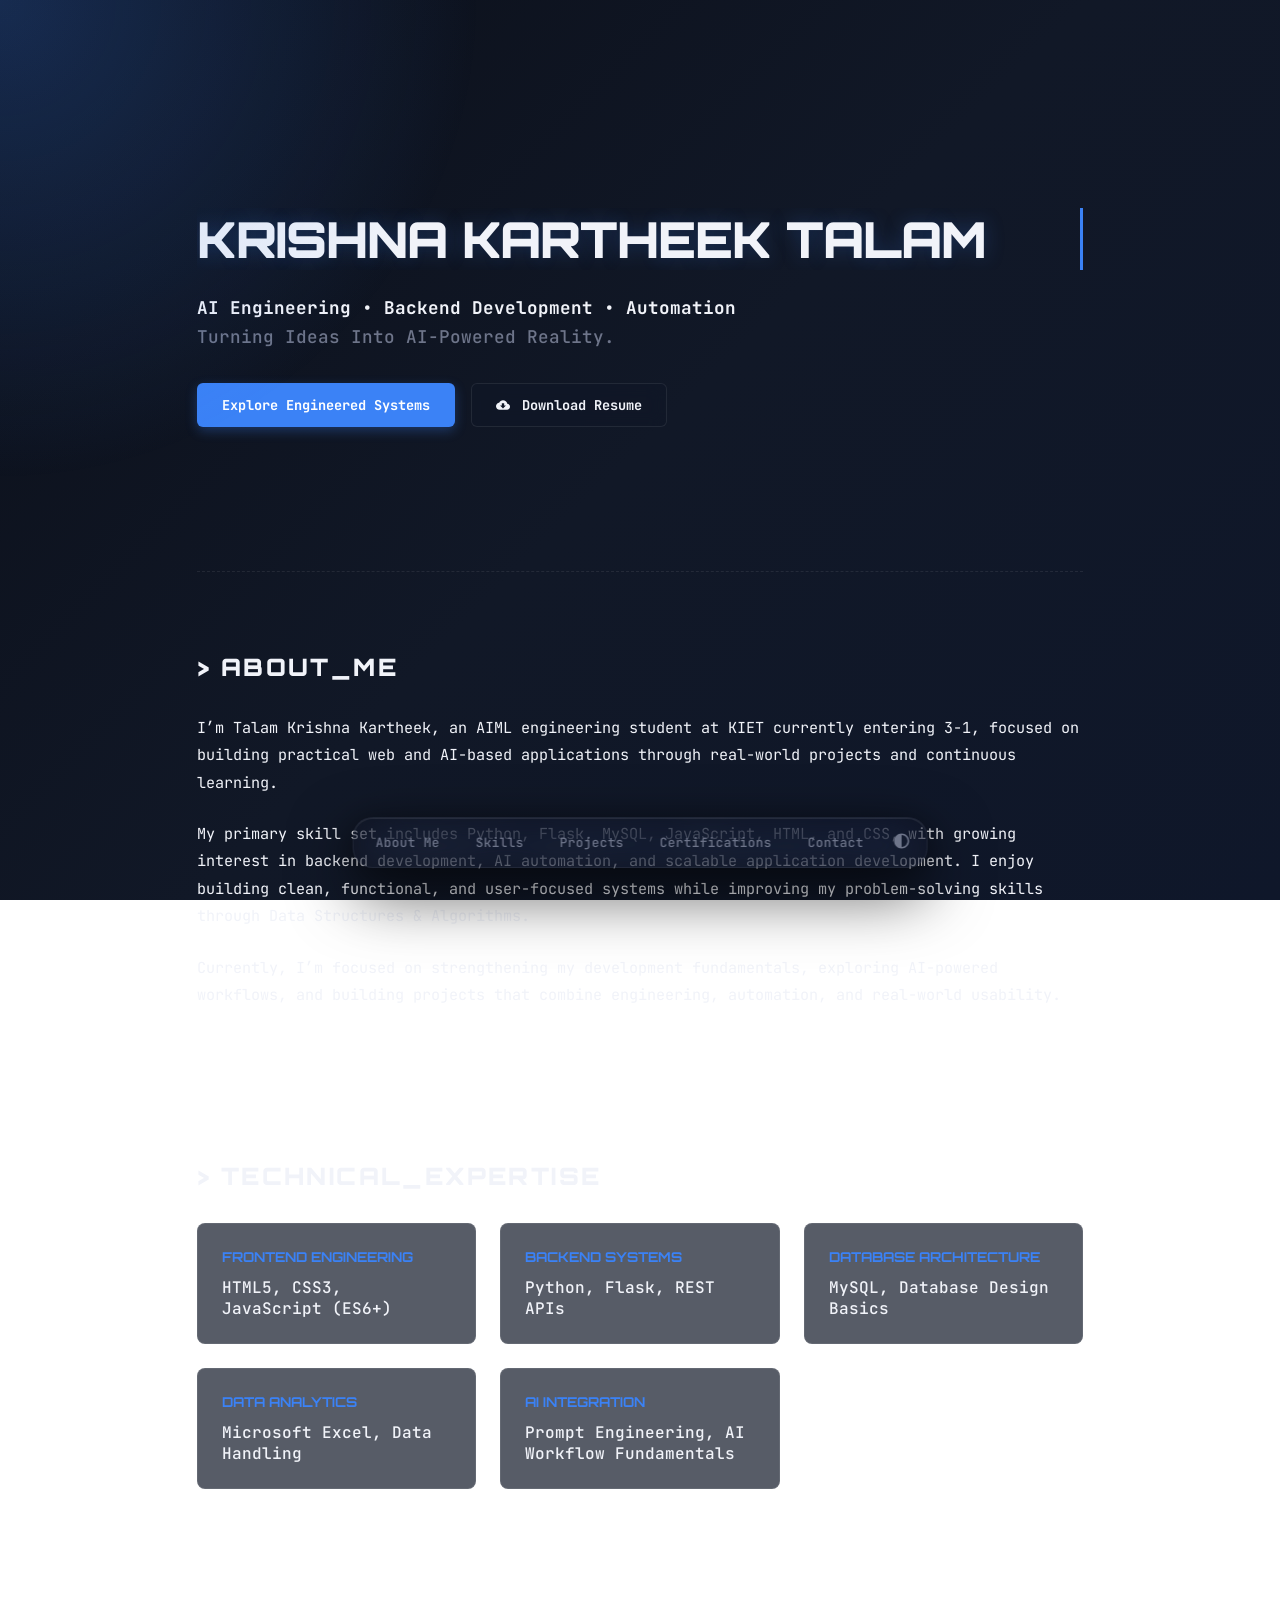
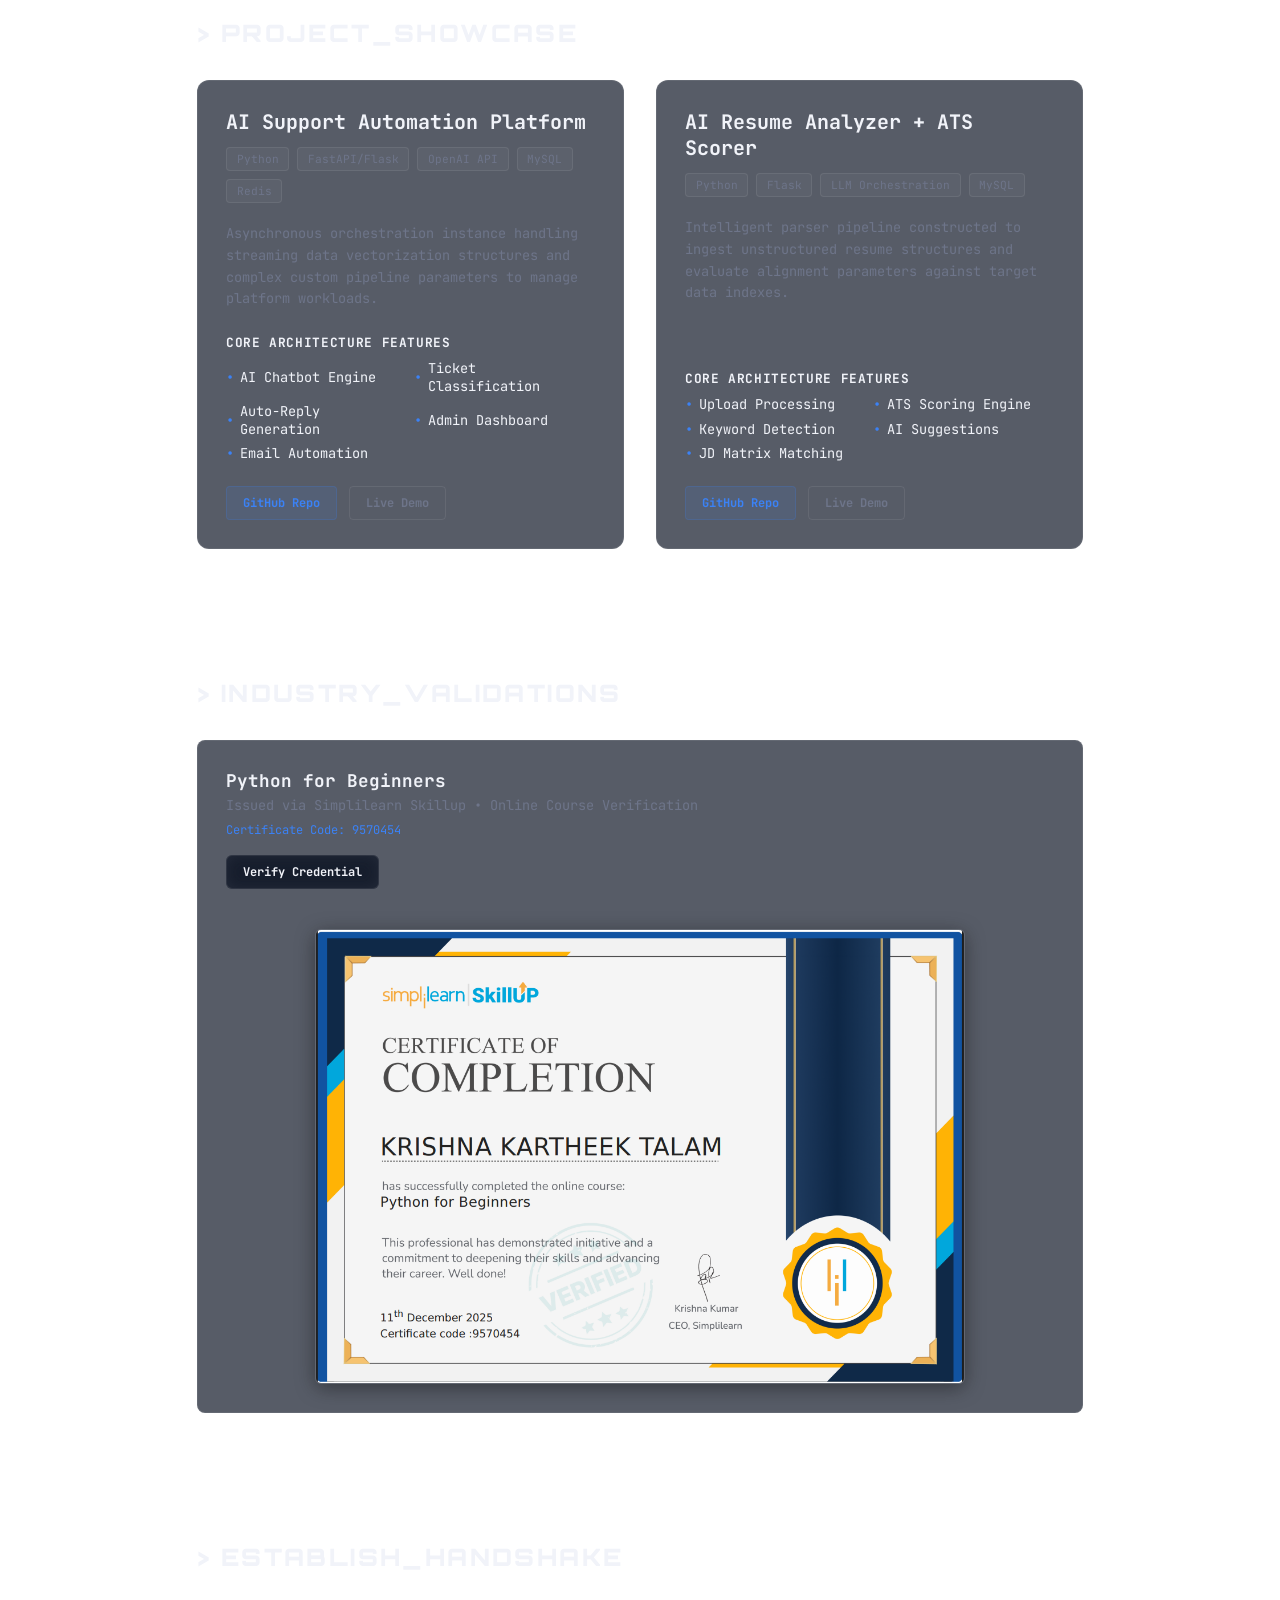
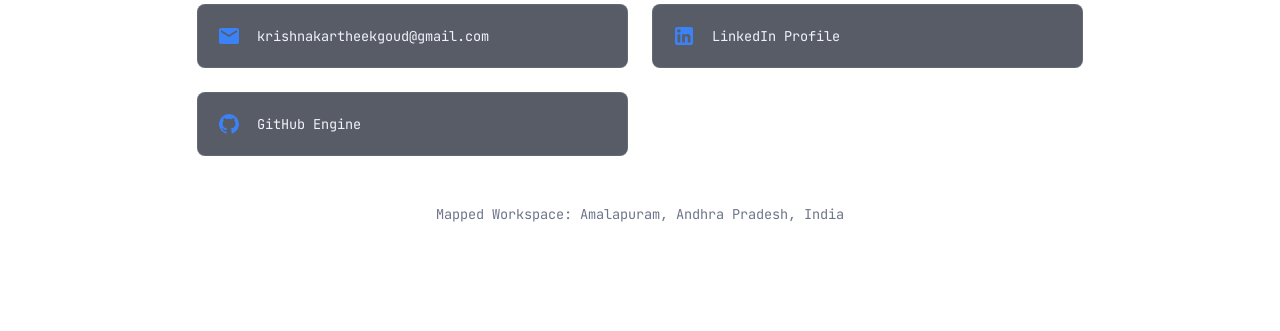
<file: portifolio.html>
<!DOCTYPE html>
<html lang="en">
<head>
    <meta charset="UTF-8">
    <meta name="viewport" content="width=device-width, initial-scale=1.0">
    <title>KRISHNA KARTHEEK TALAM | AI Engineer Portfolio</title>
    <link rel="icon" type="image/svg+xml" href="data:image/svg+xml,<svg xmlns='http://www.w3.org/2000/svg' viewBox='0 0 24 24' fill='%233b82f6'><path d='M12 2L2 22h20L12 2zm0 3.99L19.53 19H4.47L12 5.99z'/></svg>">
    <link rel="preconnect" href="https://fonts.googleapis.com">
    <link rel="preconnect" href="https://fonts.gstatic.com" crossorigin>
    <link href="https://fonts.googleapis.com/css2?family=JetBrains+Mono:wght@400;500;700&family=Orbitron:wght@700;900&display=swap" rel="stylesheet">
    <style>
        :root {
            --bg: #0B0F19;
            --surface: rgba(17, 24, 39, 0.7);
            --border: rgba(255, 255, 255, 0.08);
            --text: #f1f3f9;
            --muted: #6e758a;
            --accent: #3b82f6;
            --glow: rgba(59, 130, 246, 0.25);
        }
        [data-theme="light"] {
            --bg: #f4f6f9;
            --surface: rgba(255, 255, 255, 0.7);
            --border: rgba(0, 0, 0, 0.08);
            --text: #0f172a;
            --muted: #64748b;
            --accent: #2563eb;
            --glow: rgba(37, 99, 235, 0.15);
        }
        * { box-sizing: border-box; margin: 0; padding: 0; }
        html { scroll-behavior: smooth; }
        body {
            font-family: 'JetBrains Mono', monospace;
            background: #0B0F19;
            background: linear-gradient(135deg, #0B0F19, #111827, #0F172A);
            background-attachment: fixed;
            color: var(--text);
            padding: 2rem;
            max-width: 950px;
            margin: 0 auto;
            transition: background 0.3s, color 0.3s;
            overflow-x: hidden;
        }
        [data-theme="light"] body {
            background: linear-gradient(135deg, #f4f6f9, #e2e8f0, #cbd5e1);
        }

        #spotlight {
            position: fixed;
            top: 0; left: 0;
            width: 100vw; height: 100vh;
            pointer-events: none;
            z-index: 9999;
            background: radial-gradient(600px circle at var(--x, 0px) var(--y, 0px), var(--glow), transparent 80%);
        }

        /* Scroll Animation Target */
        section { 
            padding: 5rem 0 3rem 0; 
            border-bottom: 1px dashed var(--border); 
            opacity: 0;
            transform: translateY(30px);
            transition: opacity 0.8s cubic-bezier(0.25, 1, 0.5, 1), transform 0.8s cubic-bezier(0.25, 1, 0.5, 1);
        }
        section.visible {
            opacity: 1;
            transform: translateY(0);
        }

        .section-title {
            font-family: 'Orbitron', sans-serif;
            font-size: 1.5rem; font-weight: 900; margin-bottom: 2rem; color: var(--text);
            text-transform: uppercase; letter-spacing: 0.1em; display: flex; align-items: center; gap: 0.5rem;
        }
        
        #hero { 
            display: flex; 
            flex-direction: column; 
            justify-content: center; 
            min-height: 60vh;
            opacity: 1 !important;
            transform: none !important;
        }

        /* Recruiter Trick: Terminal Typing Animation */
        .typing-container {
            display: inline-block;
            border-right: 3px solid var(--accent);
            white-space: nowrap;
            overflow: hidden;
            width: 0;
            animation: typing 2s steps(22, end) forwards, blink 0.75s step-end infinite;
            margin-bottom: 1.5rem;
        }
        h1 {
            font-family: 'Orbitron', sans-serif;
            font-size: 3.1rem; font-weight: 900; text-transform: uppercase; letter-spacing: -0.02em;
            color: var(--text); text-shadow: 0 0 20px var(--glow);
        }
        @media(max-width: 600px) { 
            h1 { font-size: 1.8rem; } 
            .typing-container { white-space: normal; width: auto; border: none; animation: none; }
        }
        
        .tagline { font-size: 1.1rem; line-height: 1.6; color: var(--muted); font-weight: 500; margin-bottom: 2rem; }
        .tagline span { color: var(--text); font-weight: 700; }

        /* Actions Bar Button Hover Rigging */
        .action-bar { display: flex; flex-wrap: wrap; gap: 1rem; }
        .btn {
            font-family: 'JetBrains Mono', monospace;
            display: inline-flex; align-items: center; gap: 0.5rem;
            padding: 0.75rem 1.5rem; border-radius: 6px; font-size: 0.85rem; font-weight: 700;
            text-decoration: none; cursor: pointer; transition: all 0.3s cubic-bezier(0.25, 0.8, 0.25, 1);
        }
        .btn-primary {
            background: var(--accent); color: #fff; border: 1px solid transparent;
            box-shadow: 0 4px 12px rgba(59, 130, 246, 0.3);
        }
        .btn-primary:hover {
            transform: translateY(-4px);
            background: #2563eb;
            box-shadow: 0 6px 20px rgba(59, 130, 246, 0.5);
        }
        
        /* Attention-grabber Call to Action for Resume Link */
        .btn-secondary {
            background: var(--surface); color: var(--text); border: 1px solid var(--border);
            backdrop-filter: blur(8px); -webkit-backdrop-filter: blur(8px);
            animation: pulse-border 2.5s infinite;
        }
        .btn-secondary:hover {
            transform: translateY(-4px);
            border-color: var(--accent);
            background: rgba(255, 255, 255, 0.05);
            box-shadow: 0 0 15px var(--glow);
            animation: none;
        }
        [data-theme="light"] .btn-secondary:hover { background: rgba(0, 0, 0, 0.02); }

        .about-content p { font-size: 0.95rem; line-height: 1.8; margin-bottom: 1.5rem; color: var(--text); }
        
        .skills-grid { display: grid; grid-template-columns: repeat(auto-fit, minmax(240px, 1fr)); gap: 1.5rem; }
        .skill-card { 
            background: var(--surface); 
            backdrop-filter: blur(12px); -webkit-backdrop-filter: blur(12px);
            border: 1px solid var(--border); padding: 1.5rem; border-radius: 8px; 
            transition: all 0.3s cubic-bezier(0.25, 0.8, 0.25, 1);
        }
        .skill-card:hover { 
            transform: translateY(-5px); 
            border-color: var(--accent);
            box-shadow: 0 10px 25px var(--glow);
        }
        .skill-category { font-family: 'Orbitron', sans-serif; font-size: 0.85rem; color: var(--accent); font-weight: 700; text-transform: uppercase; margin-bottom: 0.75rem; }
        .skill-names { font-size: 1rem; color: var(--text); font-weight: 500; }

        .projects-grid { display: grid; grid-template-columns: repeat(auto-fit, minmax(400px, 1fr)); gap: 2rem; }
        @media(max-width: 500px) { .projects-grid { grid-template-columns: 1fr; } }
        .project-card { 
            background: var(--surface); 
            backdrop-filter: blur(12px); -webkit-backdrop-filter: blur(12px);
            border: 1px solid var(--border); border-radius: 12px; overflow: hidden; display: flex; flex-direction: column; 
            transition: all 0.3s cubic-bezier(0.25, 0.8, 0.25, 1);
        }
        .project-card:hover { 
            transform: translateY(-6px); 
            border-color: var(--accent);
            box-shadow: 0 12px 30px var(--glow);
        }
        .project-info { padding: 1.75rem; flex-grow: 1; display: flex; flex-direction: column; }
        .project-header { display: flex; justify-content: space-between; align-items: flex-start; margin-bottom: 0.75rem; }
        .project-title { font-size: 1.25rem; font-weight: 700; color: var(--text); }
        .project-desc { font-size: 0.85rem; color: var(--muted); line-height: 1.6; margin-bottom: 1.5rem; flex-grow: 1; }
        
        .project-features { margin-bottom: 1.5rem; }
        .project-features-title { font-size: 0.8rem; font-weight: 700; text-transform: uppercase; color: var(--text); margin-bottom: 0.5rem; letter-spacing: 0.05em; }
        .project-features-list { list-style: none; font-size: 0.85rem; color: var(--text); display: grid; grid-template-columns: 1fr 1fr; gap: 0.4rem; }
        .project-features-list li { display: flex; align-items: center; gap: 0.4rem; }
        .project-features-list li::before { content: "•"; color: var(--accent); font-weight: bold; }

        .project-links { display: flex; gap: 0.75rem; margin-top: auto; }
        .project-btn { padding: 0.5rem 1rem; font-size: 0.75rem; border-radius: 4px; text-decoration: none; font-weight: 700; transition: all 0.2s ease; }
        .project-btn-primary { background: rgba(59, 130, 246, 0.1); color: var(--accent); border: 1px solid rgba(59, 130, 246, 0.2); }
        .project-btn-primary:hover { background: var(--accent); color: white; }
        .project-btn-secondary { background: transparent; color: var(--muted); border: 1px solid var(--border); }
        .project-btn-secondary:hover { color: var(--text); border-color: var(--muted); }

        .projects-tags { display: flex; flex-wrap: wrap; gap: 0.5rem; margin-bottom: 1.25rem; }
        .project-tag { background: rgba(255, 255, 255, 0.03); border: 1px solid var(--border); color: var(--muted); font-size: 0.7rem; padding: 0.25rem 0.6rem; border-radius: 4px; }

        .validation-card {
            background: var(--surface); backdrop-filter: blur(12px); -webkit-backdrop-filter: blur(12px);
            border: 1px solid var(--border); padding: 1.75rem; border-radius: 8px; display: flex; flex-direction: column; gap: 1rem;
            transition: all 0.3s cubic-bezier(0.25, 0.8, 0.25, 1);
        }
        .validation-card:hover { 
            transform: translateY(-5px); 
            border-color: var(--accent);
            box-shadow: 0 10px 25px var(--glow);
        }
        .card-content h3 { font-size: 1.1rem; font-weight: 700; color: var(--text); margin-bottom: 0.25rem; }
        .card-content p { font-size: 0.85rem; color: var(--muted); margin-bottom: 0.25rem; }
        .cert-code { font-size: 0.75rem; color: var(--accent); font-family: 'JetBrains Mono', monospace; }
        .verify-btn { align-self: flex-start; }

        .cert-image-container {
            margin-top: 1.5rem;
            display: flex;
            justify-content: center;
            align-items: center;
            width: 100%;
        }
        .cert-image-container img {
            width: 100%;
            max-width: 650px;
            height: auto;
            border-radius: 6px;
            border: 1px solid var(--border);
            box-shadow: 0 4px 20px rgba(0, 0, 0, 0.4);
            transition: transform 0.4s cubic-bezier(0.16, 1, 0.3, 1), box-shadow 0.3s ease;
        }
        .cert-image-container img:hover {
            transform: scale(1.03);
            box-shadow: 0 10px 30px rgba(0, 0, 0, 0.7);
        }

        .contact-grid { display: grid; grid-template-columns: repeat(auto-fit, minmax(280px, 1fr)); gap: 1.5rem; }
        .contact-link {
            display: flex; align-items: center; gap: 1rem; 
            background: var(--surface); backdrop-filter: blur(12px); -webkit-backdrop-filter: blur(12px);
            border: 1px solid var(--border); padding: 1.2rem; border-radius: 8px; text-decoration: none; color: var(--text); font-size: 0.85rem; 
            transition: all 0.3s cubic-bezier(0.25, 0.8, 0.25, 1);
            min-width: 0; overflow: hidden; word-break: break-all;
        }
        .contact-link:hover { border-color: var(--accent); transform: translateY(-4px); box-shadow: 0 8px 20px var(--glow); }
        .contact-icon { width: 24px; height: 24px; fill: var(--accent); flex-shrink: 0; }
        .contact-link span { overflow: hidden; text-overflow: ellipsis; white-space: normal; }

        .dock-container { position: fixed; bottom: 2rem; left: 50%; transform: translateX(-50%); z-index: 10000; width: max-content; max-width: 95vw; }
        .dock {
            display: flex; align-items: center; gap: 0.25rem;
            background: rgba(10, 11, 16, 0.35);
            backdrop-filter: blur(24px) saturate(210%); -webkit-backdrop-filter: blur(24px) saturate(210%);
            border: 1px solid rgba(255, 255, 255, 0.06); padding: 0.4rem; border-radius: 20px;
            box-shadow: 0 4px 30px rgba(0, 0, 0, 0.3), inset 0 1px 1px rgba(255, 255, 255, 0.1), 0 24px 64px rgba(0, 0, 0, 0.7);
            overflow-x: auto;
        }
        [data-theme="light"] .dock {
            background: rgba(255, 255, 255, 0.4);
            border: 1px solid rgba(0, 0, 0, 0.05);
            box-shadow: 0 4px 30px rgba(0, 0, 0, 0.05), inset 0 1px 1px rgba(255, 255, 255, 0.6), 0 24px 64px rgba(0, 0, 0, 0.1);
        }
        .dock button, .dock a {
            font-family: 'JetBrains Mono', monospace; background: transparent; border: none;
            color: var(--muted); font-size: 0.8rem; font-weight: 500; padding: 0.6rem 1rem; border-radius: 14px;
            transition: all 0.2s cubic-bezier(0.4, 0, 0.2, 1); text-decoration: none; display: inline-block; white-space: nowrap;
        }
        .dock button:hover, .dock a:hover { color: var(--text); background: rgba(255, 255, 255, 0.05); }
        [data-theme="light"] .dock button:hover, [data-theme="light"] .dock a:hover { background: rgba(0, 0, 0, 0.03); }
        .dock .active-btn { color: var(--text) !important; background: rgba(255, 255, 255, 0.12); box-shadow: inset 0 1px 0 rgba(255, 255, 255, 0.1), 0 2px 8px rgba(0, 0, 0, 0.2); }
        [data-theme="light"] .dock .active-btn { background: rgba(0, 0, 0, 0.08); box-shadow: none; }
        .theme-toggle { display: flex; align-items: center; justify-content: center; width: 36px; height: 36px; padding: 0 !important; border-radius: 50% !important; flex-shrink: 0; }
        .theme-icon { width: 18px; height: 18px; fill: var(--muted); transition: fill 0.2s; }
        .theme-toggle:hover .theme-icon { fill: var(--text); }

        /* Animation Keyframe Pools */
        @keyframes typing {
            from { width: 0; }
            to { width: 100%; }
        }
        @keyframes blink {
            from, to { border-color: transparent; }
            50% { border-color: var(--accent); }
        }
        @keyframes pulse-border {
            0% { box-shadow: 0 0 0 0 rgba(59, 130, 246, 0.4); }
            70% { box-shadow: 0 0 0 10px rgba(59, 130, 246, 0); }
            100% { box-shadow: 0 0 0 0 rgba(59, 130, 246, 0); }
        }

        @media print {
            body { background: white !important; color: black !important; padding: 0; max-width: 100%; }
            section { padding: 2rem 0; opacity: 1 !important; transform: none !important; border-bottom: 1px solid #ccc; }
            .dock-container, #spotlight, .action-bar, .project-links, .theme-toggle, .project-btn { display: none !important; }
            .skill-card, .project-card, .validation-card, .contact-link { backdrop-filter: none !important; background: transparent !important; border: 1px solid #aaa !important; transform: none !important; }
            .section-title { color: black !important; }
            h1 { text-shadow: none !important; color: black !important; }
        }
    </style>
</head>
<body>

    <div id="spotlight"></div>

    <section id="hero">
        <div class="typing-container">
            <h1>KRISHNA KARTHEEK TALAM</h1>
        </div>
        <div class="tagline">
            <span>AI Engineering • Backend Development • Automation</span><br>
            Turning Ideas Into AI-Powered Reality.
        </div>
        <div class="action-bar">
            <a href="#projects" class="btn btn-primary">Explore Engineered Systems</a>
            <a href="TALAM_KRISHNA_KARTHEEK__Resume.pdf" download="TALAM_KRISHNA_KARTHEEK__Resume.pdf" class="btn btn-secondary" title="Download Resume Document">
                <svg width="14" height="14" viewBox="0 0 24 24" fill="currentColor" style="vertical-align:middle;margin-right:4px;"><path d="M19.35 10.04C18.67 6.59 15.64 4 12 4 9.11 4 6.6 5.64 5.35 8.04 2.34 8.36 0 10.91 0 14c0 3.31 2.69 6 6 6h13c2.76 0 5-2.24 5-5 0-2.64-2.05-4.78-4.65-4.96zM17 13l-5 5-5-5h3V9h4v4h3z"/></svg>
                Download Resume
            </a>
        </div>
    </section>

    <section id="about">
        <div class="section-title">> About_Me</div>
        <div class="about-content">
            <p>I’m Talam Krishna Kartheek, an AIML engineering student at KIET currently entering 3-1, focused on building practical web and AI-based applications through real-world projects and continuous learning.</p>
            <p>My primary skill set includes Python, Flask, MySQL, JavaScript, HTML, and CSS, with growing interest in backend development, AI automation, and scalable application development. I enjoy building clean, functional, and user-focused systems while improving my problem-solving skills through Data Structures & Algorithms.</p>
            <p>Currently, I’m focused on strengthening my development fundamentals, exploring AI-powered workflows, and building projects that combine engineering, automation, and real-world usability.</p>
        </div>
    </section>

    <section id="skills">
        <div class="section-title">> Technical_Expertise</div>
        <div class="skills-grid">
            <div class="skill-card">
                <div class="skill-category">Frontend Engineering</div>
                <div class="skill-names">HTML5, CSS3, JavaScript (ES6+)</div>
            </div>
            <div class="skill-card">
                <div class="skill-category">Backend Systems</div>
                <div class="skill-names">Python, Flask, REST APIs</div>
            </div>
            <div class="skill-card">
                <div class="skill-category">Database Architecture</div>
                <div class="skill-names">MySQL, Database Design Basics</div>
            </div>
            <div class="skill-card">
                <div class="skill-category">Data Analytics</div>
                <div class="skill-names">Microsoft Excel, Data Handling</div>
            </div>
            <div class="skill-card">
                <div class="skill-category">AI Integration</div>
                <div class="skill-names">Prompt Engineering, AI Workflow Fundamentals</div>
            </div>
        </div>
    </section>

    <section id="projects">
        <div class="section-title">> Project_Showcase</div>
        <div class="projects-grid">
            <div class="project-card">
                <div class="project-info">
                    <div class="project-header">
                        <div class="project-title">AI Support Automation Platform</div>
                    </div>
                    <div class="projects-tags">
                        <span class="project-tag">Python</span><span class="project-tag">FastAPI/Flask</span><span class="project-tag">OpenAI API</span><span class="project-tag">MySQL</span><span class="project-tag">Redis</span>
                    </div>
                    <div class="project-desc">Asynchronous orchestration instance handling streaming data vectorization structures and complex custom pipeline parameters to manage platform workloads.</div>
                    <div class="project-features">
                        <div class="project-features-title">Core Architecture Features</div>
                        <ul class="project-features-list">
                            <li>AI Chatbot Engine</li>
                            <li>Ticket Classification</li>
                            <li>Auto-Reply Generation</li>
                            <li>Admin Dashboard</li>
                            <li>Email Automation</li>
                        </ul>
                    </div>
                    <div class="project-links">
                        <a href="https://github.com/Krishna-kartheek" target="_blank" class="project-btn project-btn-primary">GitHub Repo</a>
                        <a href="#" class="project-btn project-btn-secondary">Live Demo</a>
                    </div>
                </div>
            </div>
            <div class="project-card">
                <div class="project-info">
                    <div class="project-header">
                        <div class="project-title">AI Resume Analyzer + ATS Scorer</div>
                    </div>
                    <div class="projects-tags">
                        <span class="project-tag">Python</span><span class="project-tag">Flask</span><span class="project-tag">LLM Orchestration</span><span class="project-tag">MySQL</span>
                    </div>
                    <div class="project-desc">Intelligent parser pipeline constructed to ingest unstructured resume structures and evaluate alignment parameters against target data indexes.</div>
                    <div class="project-features">
                        <div class="project-features-title">Core Architecture Features</div>
                        <ul class="project-features-list">
                            <li>Upload Processing</li>
                            <li>ATS Scoring Engine</li>
                            <li>Keyword Detection</li>
                            <li>AI Suggestions</li>
                            <li>JD Matrix Matching</li>
                        </ul>
                    </div>
                    <div class="project-links">
                        <a href="https://github.com/Krishna-kartheek" target="_blank" class="project-btn project-btn-primary">GitHub Repo</a>
                        <a href="#" class="project-btn project-btn-secondary">Live Demo</a>
                    </div>
                </div>
            </div>
        </div>
    </section>

    <section id="certifications">
        <div class="validation-section">
            <div class="section-title">> Industry_Validations</div>
            
            <div class="validation-card">
                <div class="card-content">
                    <h3>Python for Beginners</h3>
                    <p>Issued via Simplilearn Skillup • Online Course Verification</p>
                    <span class="cert-code">Certificate Code: 9570454</span>
                </div>
                <a href="https://www.simplilearn.com" target="_blank" class="btn btn-secondary verify-btn" style="padding: 0.5rem 1rem; font-size: 0.75rem;">Verify Credential</a>
                
                <div class="cert-image-container">
                    <img src="Screenshot 2026-05-24 030325.png" alt="Simplilearn Python for Beginners Certificate">
                </div>
            </div>
        </div>
    </section>

    <section id="contact">
        <div class="section-title">> Establish_Handshake</div>
        <div class="contact-grid">
            <a href="https://mail.google.com/mail/?view=cm&fs=1&to=krishnakartheekgoud@gmail.com" target="_blank" class="contact-link" title="Compose Gmail Direct">
                <svg class="contact-icon" viewBox="0 0 24 24">
                    <path d="M20 4H4c-1.1 0-1.99.9-1.99 2L2 18c0 1.1.9 2 2 2h16c1.1 0 2-.9 2-2V6c0-1.1-.9-2-2-2zm0 4l-8 5-8-5V6l8 5 8-5v2z"/>
                </svg>
                <span>krishnakartheekgoud@gmail.com</span>
            </a>
            <a href="https://www.linkedin.com/in/krishna-kartheek-talam" target="_blank" class="contact-link">
                <svg class="contact-icon" viewBox="0 0 24 24"><path d="M19 3a2 2 0 0 1 2 2v14a2 2 0 0 1-2 2H5a2 2 0 0 1-2-2V5a2 2 0 0 1 2-2h14m-.5 15.5v-5.3a3.26 3.26 0 0 0-3.26-3.26c-.85 0-1.84.52-2.32 1.3v-1.11h-2.79v8.37h2.79v-4.93c0-.77.62-1.4 1.39-1.4a1.4 1.4 0 0 1 1.4 1.4v4.93h2.79M6.88 8.56a1.68 1.68 0 0 0 1.68-1.68c0-.93-.75-1.69-1.68-1.69a1.69 1.69 0 0 0-1.69 1.69c0 .93.76 1.68 1.69 1.68m1.39 9.94v-8.37H5.5v8.37h2.77z"/></svg>
                <span>LinkedIn Profile</span>
            </a>
            <a href="https://github.com/Krishna-kartheek" target="_blank" class="contact-link">
                <svg class="contact-icon" viewBox="0 0 24 24"><path d="M12 2A10 10 0 0 0 2 12c0 4.42 2.87 8.17 6.84 9.5.5.08.66-.23.66-.5v-1.69c-2.77.6-3.36-1.34-3.36-1.34-.46-1.16-1.11-1.47-1.11-1.47-.9-.62.07-.6.07-.6 1 .07 1.53 1.03 1.53 1.03.9 1.52 2.34 1.07 2.91.83.1-.65.35-1.09.63-1.34-2.22-.25-4.55-1.11-4.55-4.94 0-1.1.38-1.99 1.03-2.71-.1-.25-.45-1.29.1-2.64 0 0 .84-.27 2.75 1.02.79-.22 1.65-.33 2.5-.33.85 0 1.71.11 2.5.33 1.91-1.29 2.75-1.02 2.75-1.02.55 1.35.2 2.39.1 2.64.65.71 1.03 1.6 1.03 2.71 0 3.84-2.34 4.68-4.57 4.93.36.31.68.92.68 1.85V21c0 .27.16.59.67.5C19.14 20.16 22 16.42 22 12A10 10 0 0 0 12 2z"/></svg>
                <span>GitHub Engine</span>
            </a>
        </div>
        <p class="project-desc" style="text-align: center; margin-top: 3rem;">Mapped Workspace: Amalapuram, Andhra Pradesh, India</p>
    </section>

    <div class="dock-container">
        <nav class="dock">
            <a href="#about" class="active-btn">About Me</a>
            <a href="#skills">Skills</a>
            <a href="#projects">Projects</a>
            <a href="#certifications">Certifications</a>
            <a href="#contact">Contact</a>
            <button class="theme-toggle" onclick="toggleTheme()">
                <svg class="theme-icon" viewBox="0 0 24 24">
                    <path d="M12 22c5.523 0 10-4.477 10-10S17.523 2 12 2 2 6.477 2 12s4.477 10 10 10zm0-2V4a8 8 0 1 1 0 16z"/>
                </svg>
            </button>
        </nav>
    </div>

    <script>
        const spotlight = document.getElementById('spotlight');
        window.addEventListener('mousemove', (e) => {
            spotlight.style.setProperty('--x', e.clientX + 'px');
            spotlight.style.setProperty('--y', e.clientY + 'px');
        });

        function toggleTheme() {
            const currentTheme = document.documentElement.getAttribute('data-theme');
            const targetTheme = currentTheme === 'light' ? 'dark' : 'light';
            document.documentElement.setAttribute('data-theme', targetTheme);
            localStorage.setItem('theme', targetTheme);
        }

        // Performance optimized Intersection Observer for recruiter scroll animations
        const sections = document.querySelectorAll('section');
        const navButtons = document.querySelectorAll('.dock a');

        const sectionObserver = new IntersectionObserver((entries) => {
            entries.forEach(entry => {
                if (entry.isIntersecting) {
                    entry.target.classList.add('visible');
                }
            });
        }, { threshold: 0.15 });

        sections.forEach(section => {
            sectionObserver.observe(section);
        });

        window.addEventListener('scroll', () => {
            let current = '';
            sections.forEach(section => {
                const sectionTop = section.offsetTop;
                if (pageYOffset >= sectionTop - 120) { current = section.getAttribute('id'); }
            });
            navButtons.forEach(btn => {
                btn.classList.remove('active-btn');
                if (btn.getAttribute('href').slice(1) === current) { btn.classList.add('active-btn'); }
            });
        });
    </script>
</body>
</html>
</file>
